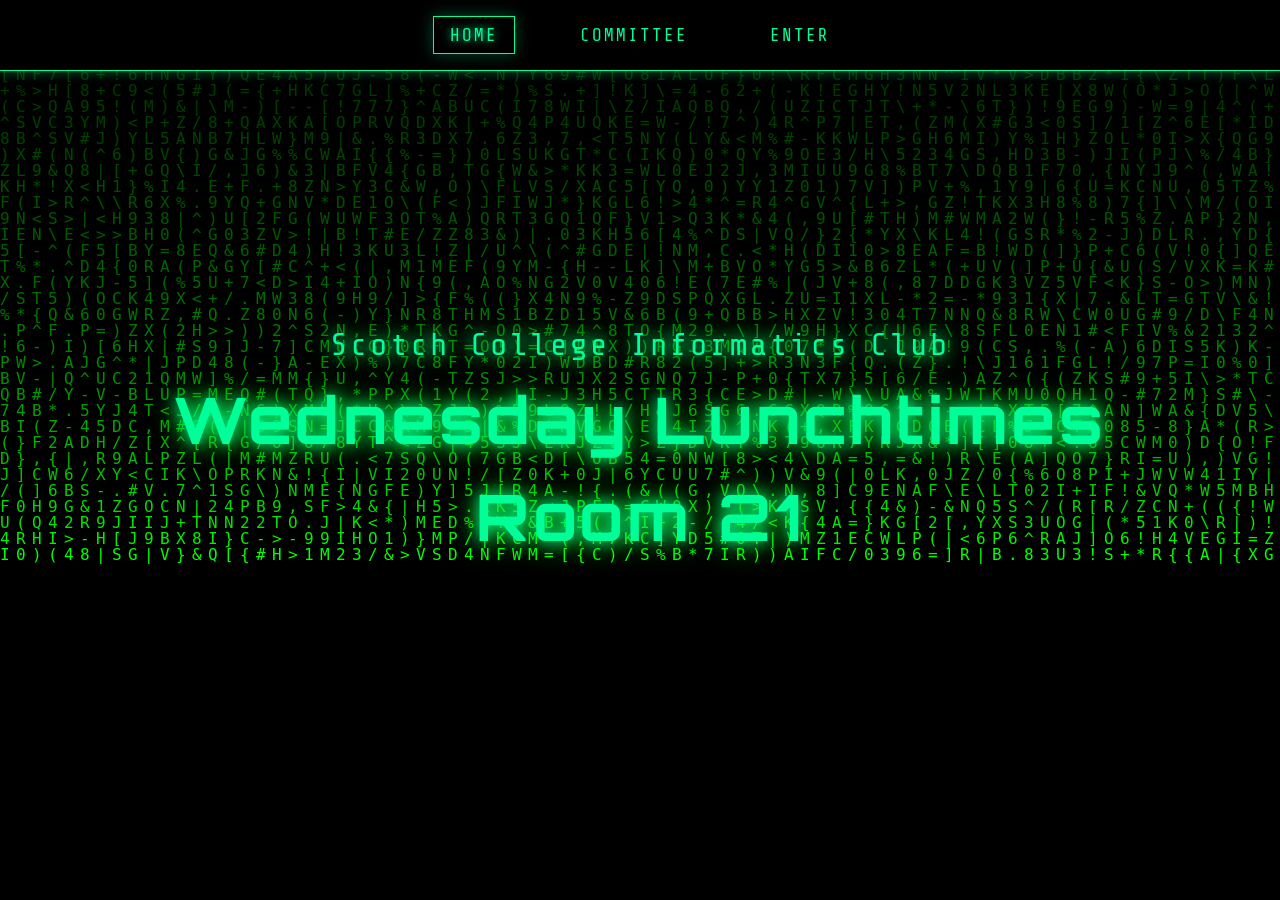
<file: index.html>
<!DOCTYPE html>
<html lang="en">
<head>
  <meta charset="UTF-8" />
  <meta name="viewport" content="width=device-width, initial-scale=1">
  <title>scotchinfo</title>
  <link rel="stylesheet" href="style.css">
  <link rel="icon" type="image/jpeg" href="files/scotch.jpg">
</head>
<body>
  <nav class="navbar">
    <div class="nav-container">
      <a href="index.html" class="nav-link active">Home</a>
      <a href="committee.html" class="nav-link">Committee</a>
      <a href="dashboard/index.html" class="nav-link" id="enterLink">Enter</a>
    </div>
  </nav>

  <canvas id="matrix"></canvas>

  <div class="overlay">
    <h2>Scotch College Informatics Club</h2>
    <h1>Wednesday Lunchtimes</h1>
    <h1>Room 21</h1>
  </div>

  <script src="matrix.js"></script>
</body>
</html>
</file>
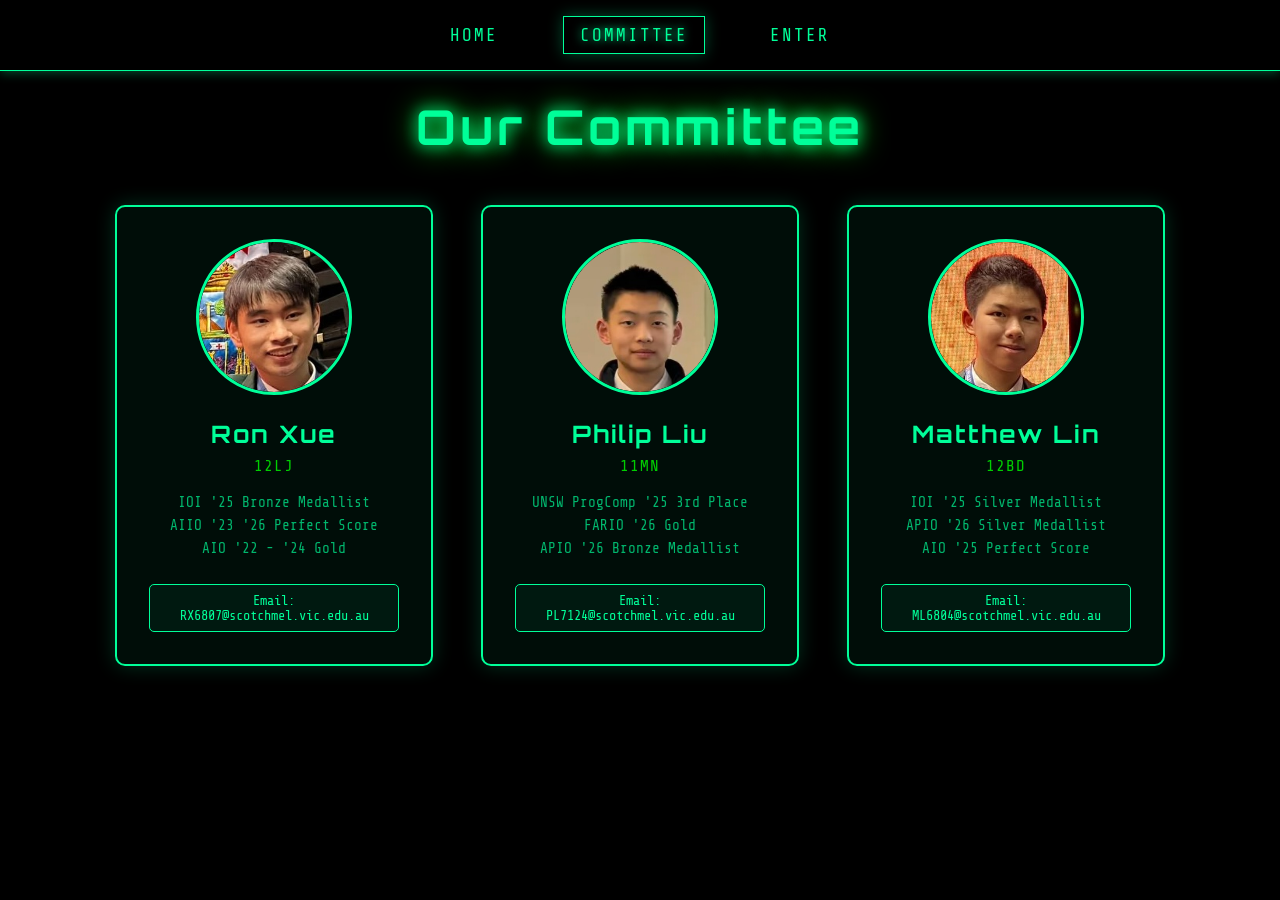
<file: committee.html>
<!DOCTYPE html>
<html lang="en">

<head>
  <meta charset="UTF-8" />
  <meta name="viewport" content="width=device-width, initial-scale=1">
  <title>Committee - scotchinfo</title>
  <link rel="stylesheet" href="style.css">
  <link rel="icon" type="image/jpeg" href="files/scotch.jpg">
</head>

<body class="no-matrix">
  <nav class="navbar">
    <div class="nav-container">
      <a href="index.html" class="nav-link">Home</a>
      <a href="committee.html" class="nav-link active">Committee</a>
      <a href="dashboard/index.html" class="nav-link" id="enterLink">Enter</a>
    </div>
  </nav>

  <div class="committee-container">
    <h1>Our Committee</h1>

    <div class="profile-grid">
      <div class="profile-card">
        <div class="profile-image">
          <img src="files/ron.jpg" alt="Ron Xue">
        </div>
        <h3>Ron Xue</h3>
        <p class="role">12LJ</p>
        <p class="description">IOI '25 Bronze Medallist</p>
        <p class="description">AIIO '23 '26 Perfect Score</p>
        <p class="description">AIO '22 - '24 Gold</p>
        <a href="mailto:RX6807@scotchmel.vic.edu.au" class="email">Email: RX6807@scotchmel.vic.edu.au</a>
      </div>

      <div class="profile-card">
        <div class="profile-image">
          <img src="files/philip.jpg" alt="Philip Liu">
        </div>
        <h3>Philip Liu</h3>
        <p class="role">11MN</p>
        <p class="description">UNSW ProgComp '25 3rd Place</p>
        <p class="description">FARIO '26 Gold</p>
        <p class="description">APIO '26 Bronze Medallist</p>
        <a href="mailto:PL7124@scotchmel.vic.edu.au" class="email">Email: PL7124@scotchmel.vic.edu.au</a>
      </div>

      <div class="profile-card">
        <div class="profile-image">
          <img src="files/matthew.jpg" alt="Matthew Lin">
        </div>
        <h3>Matthew Lin</h3>
        <p class="role">12BD</p>
        <p class="description">IOI '25 Silver Medallist</p>
        <p class="description">APIO '26 Silver Medallist</p>
        <p class="description">AIO '25 Perfect Score</p>
        <a href="mailto:ML6804@scotchmel.vic.edu.au" class="email">Email: ML6804@scotchmel.vic.edu.au</a>
      </div>
    </div>
  </div>

</body>

</html>
</file>
<file: style.css>
@import url('https://fonts.googleapis.com/css2?family=Share+Tech+Mono&family=Orbitron:wght@700&display=swap');

html, body {
    margin: 0;
    padding: 0;
    height: 100%;
    background: black;
    color: #0F0;
    font-family: 'Share Tech Mono', monospace;
}

body:not(.no-matrix) {
    overflow: hidden;
}

canvas {
    position: fixed;
    top: 0;
    left: 0;
    width: 100%;
    height: 100%;
    z-index: 0;
    display: block;
}

/* Navigation Bar */
.navbar {
    position: fixed;
    top: 0;
    left: 0;
    right: 0;
    width: 100%;
    z-index: 100;
    background: rgba(0, 0, 0, 0.9);
    backdrop-filter: blur(10px);
    border-bottom: 1px solid #00ff99;
    box-shadow: 0 2px 10px rgba(0, 255, 153, 0.3);
}

.nav-container {
    display: flex;
    justify-content: center;
    align-items: center;
    gap: 3rem;
    padding: 1rem 2rem;
    max-width: 1200px;
    margin: 0 auto;
    position: relative;
}

.nav-link {
    color: #00ff99;
    text-decoration: none;
    font-family: 'Share Tech Mono', monospace;
    font-size: 1.1rem;
    letter-spacing: 2px;
    text-transform: uppercase;
    padding: 0.5rem 1rem;
    border: 1px solid transparent;
    transition: all 0.3s ease;
    position: relative;
}

.nav-link:hover,
.nav-link.active {
    border: 1px solid #00ff99;
    text-shadow: 0 0 10px #00ff99;
    box-shadow: 0 0 15px rgba(0, 255, 153, 0.3);
}

.nav-link::before {
    content: '>';
    position: absolute;
    left: -15px;
    opacity: 0;
    transition: all 0.3s ease;
}

.nav-link:hover::before {
    opacity: 1;
    left: -10px;
}

/* Overlay container for text */
.overlay {
    position: relative;
    z-index: 1;
    text-align: center;
    height: 100vh;
    height: 100dvh; /* Better mobile support */
    display: flex;
    flex-direction: column;
    justify-content: center;
    align-items: center;
    color: #00ff99;
    text-shadow: 0 0 15px #00ff99, 0 0 30px #0f0;
    padding: env(safe-area-inset-top) env(safe-area-inset-right) env(safe-area-inset-bottom) env(safe-area-inset-left);
    box-sizing: border-box;
}

h1 {
    font-family: 'Orbitron', sans-serif;
    font-size: 4rem;
    margin: 0 0 1rem 0;
    letter-spacing: 4px;
}

h2 {
    font-size: 2rem;
    letter-spacing: 3px;
    margin: 0 0 1rem 0;
    font-weight: 400;
}

@keyframes pulse {
    0%, 100% { opacity: 0.8; text-shadow: 0 0 10px #0f0; }
    50% { opacity: 1; text-shadow: 0 0 25px #0f0; }
}

/* Committee Page Styles */
.committee-container {
    position: relative;
    z-index: 1;
    min-height: 100vh;
    min-height: 100dvh;
    padding: 6rem 2rem 2rem;
    display: flex;
    flex-direction: column;
    align-items: center;
    box-sizing: border-box;
    overflow-y: auto;
}

.committee-container h1 {
    font-family: 'Orbitron', sans-serif;
    font-size: 3rem;
    color: #00ff99;
    text-shadow: 0 0 15px #00ff99, 0 0 30px #0f0;
    margin: 0 0 3rem 0;
    letter-spacing: 4px;
}

.profile-grid {
    display: flex;
    justify-content: center;
    align-items: flex-start;
    gap: 3rem;
    flex-wrap: wrap;
    max-width: 1200px;
    width: 100%;
}

.profile-card {
    background: rgba(0, 255, 153, 0.05);
    border: 2px solid #00ff99;
    border-radius: 10px;
    padding: 2rem;
    width: 250px;
    text-align: center;
    transition: all 0.3s ease;
    box-shadow: 0 0 20px rgba(0, 255, 153, 0.2);
}

.profile-card:hover {
    transform: translateY(-10px);
    box-shadow: 0 0 30px rgba(0, 255, 153, 0.4);
    border-color: #0f0;
}

.profile-image {
    width: 150px;
    height: 150px;
    margin: 0 auto 1.5rem;
    border-radius: 50%;
    background: rgba(0, 255, 153, 0.1);
    border: 3px solid #00ff99;
    display: flex;
    align-items: center;
    justify-content: center;
    position: relative;
    overflow: hidden;
}

.profile-image img {
    width: 100%;
    height: 100%;
    object-fit: cover;
    object-position: center center;
    border-radius: 50%;
    position: absolute;
    top: 0;
    left: 0;
}

.profile-image::before {
    content: '👤';
    font-size: 4rem;
    opacity: 0.3;
}

.profile-image:has(img)::before {
    content: none;
}

.profile-card h3 {
    font-family: 'Orbitron', sans-serif;
    font-size: 1.5rem;
    color: #00ff99;
    margin: 0 0 0.5rem 0;
    letter-spacing: 2px;
}

.profile-card .role {
    font-family: 'Share Tech Mono', monospace;
    font-size: 1rem;
    color: #0f0;
    margin: 0 0 1rem 0;
    letter-spacing: 1px;
    opacity: 0.8;
}

.profile-card .description {
    font-family: 'Share Tech Mono', monospace;
    font-size: 0.9rem;
    color: #00ff99;
    margin: 0;
    line-height: 1.6;
    opacity: 0.7;
    padding: 0 0.5rem;
}

.profile-card .email {
    display: inline-block;
    margin-top: 1.5rem;
    padding: 0.5rem 1rem;
    font-family: 'Share Tech Mono', monospace;
    font-size: 0.85rem;
    color: #00ff99;
    text-decoration: none;
    border: 1px solid #00ff99;
    border-radius: 5px;
    transition: all 0.3s ease;
    background: rgba(0, 255, 153, 0.05);
}

.profile-card .email:hover {
    background: rgba(0, 255, 153, 0.15);
    text-shadow: 0 0 8px #00ff99;
    box-shadow: 0 0 15px rgba(0, 255, 153, 0.3);
    transform: translateY(-2px);
}

/* Responsive Design */

/* IDE Page Styles */
.ide-container {
    position: relative;
    z-index: 1;
    min-height: 100vh;
    min-height: 100dvh;
    padding: 6rem 2rem 2rem;
    display: flex;
    flex-direction: column;
    align-items: center;
    box-sizing: border-box;
    overflow-y: auto;
}

.ide-container h1 {
    font-family: 'Orbitron', sans-serif;
    font-size: 3rem;
    color: #00ff99;
    text-shadow: 0 0 15px #00ff99, 0 0 30px #0f0;
    margin: 0 0 2rem 0;
    letter-spacing: 4px;
}

.ide-workspace {
    display: flex;
    gap: 2rem;
    width: 100%;
    max-width: 1400px;
    flex: 1;
}

.editor-section {
    flex: 3;
    display: flex;
    flex-direction: column;
    background: rgba(0, 255, 153, 0.05);
    border: 2px solid #00ff99;
    border-radius: 10px;
    overflow: hidden;
    box-shadow: 0 0 20px rgba(0, 255, 153, 0.2);
}

.output-section {
    flex: 2;
    display: flex;
    flex-direction: column;
    background: rgba(0, 255, 153, 0.05);
    border: 2px solid #00ff99;
    border-radius: 10px;
    overflow: hidden;
    box-shadow: 0 0 20px rgba(0, 255, 153, 0.2);
}

.section-header {
    display: flex;
    justify-content: space-between;
    align-items: center;
    padding: 1rem 1.5rem;
    background: rgba(0, 255, 153, 0.1);
    border-bottom: 1px solid #00ff99;
}

.section-title {
    font-family: 'Orbitron', sans-serif;
    font-size: 1.2rem;
    color: #00ff99;
    letter-spacing: 2px;
}

.run-button,
.clear-button {
    font-family: 'Share Tech Mono', monospace;
    font-size: 0.9rem;
    color: #00ff99;
    background: rgba(0, 255, 153, 0.1);
    border: 1px solid #00ff99;
    padding: 0.5rem 1.5rem;
    border-radius: 5px;
    cursor: pointer;
    transition: all 0.3s ease;
    letter-spacing: 1px;
}

.run-button:hover,
.clear-button:hover {
    background: rgba(0, 255, 153, 0.2);
    text-shadow: 0 0 10px #00ff99;
    box-shadow: 0 0 15px rgba(0, 255, 153, 0.3);
    transform: translateY(-2px);
}

.run-button:disabled {
    opacity: 0.6;
    cursor: not-allowed;
    transform: none;
}

.button-icon {
    display: inline-block;
    transition: all 0.3s ease;
}

.button-icon.loading {
    animation: spin 1s linear infinite;
}

@keyframes spin {
    0% { transform: rotate(0deg); }
    100% { transform: rotate(360deg); }
}

.code-editor {
    flex: 1;
    width: 100%;
    padding: 1.5rem;
    font-family: 'Share Tech Mono', monospace;
    font-size: 1rem;
    color: #00ff99;
    background: rgba(0, 0, 0, 0.5);
    border: none;
    outline: none;
    resize: none;
    line-height: 1.6;
    tab-size: 4;
}

.code-editor::placeholder {
    color: rgba(0, 255, 153, 0.4);
}

.input-box {
    flex: 2;
    width: 100%;
    padding: 1rem;
    font-family: 'Share Tech Mono', monospace;
    font-size: 0.95rem;
    color: #00ff99;
    background: rgba(0, 0, 0, 0.5);
    border: none;
    border-bottom: 1px solid rgba(0, 255, 153, 0.3);
    outline: none;
    resize: none;
    line-height: 1.5;
}

.input-box::placeholder {
    color: rgba(0, 255, 153, 0.4);
}

.output-box {
    flex: 3;
    padding: 1rem 1.5rem 1.5rem 1.5rem;
    font-family: 'Share Tech Mono', monospace;
    font-size: 1rem;
    color: #0f0;
    background: rgba(0, 0, 0, 0.5);
    overflow-y: auto;
    white-space: pre-wrap;
    word-wrap: break-word;
}

.output-placeholder {
    color: rgba(0, 255, 153, 0.4);
    font-style: italic;
    display: block;
}

/* Login Page Styles */
.login-container {
    position: relative;
    z-index: 1;
    min-height: 100vh;
    min-height: 100dvh;
    padding: 6rem 2rem 2rem;
    display: flex;
    justify-content: center;
    align-items: center;
    box-sizing: border-box;
    overflow-y: auto;
}

.login-box {
    background: rgba(0, 255, 153, 0.05);
    border: 2px solid #00ff99;
    border-radius: 10px;
    padding: 3rem 2.5rem;
    max-width: 450px;
    width: 100%;
    box-shadow: 0 0 30px rgba(0, 255, 153, 0.3);
    transition: all 0.3s ease;
}

.login-box.error-flash {
    background: rgba(255, 0, 0, 0.15);
    border-color: #ff0000;
    box-shadow: 0 0 40px rgba(255, 0, 0, 0.5);
    animation: errorShake 0.5s ease;
}

@keyframes errorShake {
    0%, 100% { transform: translateX(0); }
    25% { transform: translateX(-10px); }
    75% { transform: translateX(10px); }
}

.login-box h1 {
    font-family: 'Orbitron', sans-serif;
    font-size: 2.5rem;
    color: #00ff99;
    text-shadow: 0 0 15px #00ff99;
    margin: 0 0 2rem 0;
    text-align: center;
    letter-spacing: 3px;
}

.login-box h2 {
    font-family: 'Orbitron', sans-serif;
    font-size: 1.8rem;
    color: #00ff99;
    text-shadow: 0 0 10px #00ff99;
    margin: 0 0 0.5rem 0;
    text-align: center;
}

.auth-form-wrapper {
    display: flex;
    flex-direction: column;
    gap: 1.5rem;
}

.auth-form {
    display: flex;
    flex-direction: column;
    gap: 1.5rem;
}

.auth-input {
    width: 100%;
    padding: 1rem;
    font-family: 'Share Tech Mono', monospace;
    font-size: 1rem;
    color: #00ff99;
    background: rgba(0, 0, 0, 0.5);
    border: 1px solid #00ff99;
    border-radius: 5px;
    outline: none;
    transition: all 0.3s ease;
    box-sizing: border-box;
}

.auth-input:focus {
    border-color: #0f0;
    box-shadow: 0 0 10px rgba(0, 255, 153, 0.3);
}

.auth-input::placeholder {
    color: rgba(0, 255, 153, 0.4);
}

.auth-button {
    width: 100%;
    padding: 1rem;
    font-family: 'Orbitron', sans-serif;
    font-size: 1.1rem;
    color: #00ff99;
    background: rgba(0, 255, 153, 0.1);
    border: 2px solid #00ff99;
    border-radius: 5px;
    cursor: pointer;
    transition: all 0.3s ease;
    letter-spacing: 2px;
    text-transform: uppercase;
}

.auth-button:hover:not(:disabled) {
    background: rgba(0, 255, 153, 0.2);
    box-shadow: 0 0 20px rgba(0, 255, 153, 0.4);
    transform: translateY(-2px);
}

.auth-button:disabled {
    opacity: 0.5;
    cursor: not-allowed;
}

.logout-button {
    background: rgba(255, 0, 0, 0.1);
    border-color: #ff3333;
    color: #ff3333;
}

.logout-button:hover:not(:disabled) {
    background: rgba(255, 0, 0, 0.2);
    border-color: #ff0000;
    box-shadow: 0 0 20px rgba(255, 0, 0, 0.4);
}

.auth-switch {
    text-align: center;
    font-family: 'Share Tech Mono', monospace;
    font-size: 0.9rem;
    color: rgba(0, 255, 153, 0.7);
    margin: 0.5rem 0 0 0;
}

.auth-switch a {
    color: #00ff99;
    text-decoration: none;
    font-weight: bold;
    transition: all 0.3s ease;
}

.auth-switch a:hover {
    color: #0f0;
    text-shadow: 0 0 5px #00ff99;
}

.auth-message {
    margin-top: 1rem;
    padding: 1rem;
    border-radius: 5px;
    font-family: 'Share Tech Mono', monospace;
    font-size: 0.9rem;
    text-align: center;
    display: none;
}

.auth-message.success {
    background: rgba(0, 255, 0, 0.1);
    border: 1px solid #00ff00;
    color: #00ff00;
}

.auth-message.error {
    background: rgba(255, 0, 0, 0.1);
    border: 1px solid #ff3333;
    color: #ff3333;
}

.user-info {
    text-align: center;
    margin-bottom: 2rem;
}

.username-display {
    font-family: 'Orbitron', sans-serif;
    font-size: 2.5rem;
    color: #00ff99;
    text-shadow: 0 0 15px #00ff99;
    margin: 0 0 1rem 0;
    letter-spacing: 3px;
    font-weight: bold;
}

.user-email {
    font-family: 'Share Tech Mono', monospace;
    font-size: 1rem;
    color: rgba(0, 255, 153, 0.7);
    margin: 0;
}

/* Dashboard Page Styles */
.dashboard-page {
    background: #0a0a0a;
}

.dashboard-container {
    position: relative;
    z-index: 1;
    min-height: 100vh;
    padding: 6rem 2rem 2rem;
    max-width: 1400px;
    margin: 0 auto;
    box-sizing: border-box;
}

.dashboard-header {
    display: flex;
    justify-content: space-between;
    align-items: center;
    margin-bottom: 3rem;
    flex-wrap: wrap;
    gap: 1rem;
}

.dashboard-header h1 {
    font-family: 'Orbitron', sans-serif;
    font-size: 2.5rem;
    color: #00ff99;
    text-shadow: 0 0 10px #00ff99;
    margin: 0;
    letter-spacing: 3px;
}

.dashboard-user {
    display: flex;
    align-items: center;
    gap: 1rem;
    background: rgba(0, 255, 153, 0.05);
    padding: 0.75rem 1.5rem;
    border: 1px solid #00ff99;
    border-radius: 8px;
}

#dashboardUsername {
    font-family: 'Share Tech Mono', monospace;
    font-size: 1.1rem;
    color: #00ff99;
}

.dashboard-auth-btn {
    font-family: 'Share Tech Mono', monospace;
    font-size: 0.9rem;
    color: #00ff99;
    background: transparent;
    border: 1px solid #00ff99;
    padding: 0.5rem 1rem;
    border-radius: 5px;
    cursor: pointer;
    transition: all 0.3s ease;
}

.dashboard-auth-btn:hover {
    background: rgba(0, 255, 153, 0.1);
    box-shadow: 0 0 10px rgba(0, 255, 153, 0.3);
}

.dashboard-grid {
    display: grid;
    grid-template-columns: repeat(auto-fit, minmax(300px, 1fr));
    gap: 2rem;
}

.dashboard-card {
    background: rgba(0, 255, 153, 0.03);
    border: 2px solid #00ff99;
    border-radius: 12px;
    padding: 2rem;
    cursor: pointer;
    transition: all 0.3s ease;
    display: flex;
    flex-direction: column;
    align-items: center;
    text-align: center;
}

.dashboard-card:not(.disabled):hover {
    background: rgba(0, 255, 153, 0.08);
    border-color: #0f0;
    box-shadow: 0 0 25px rgba(0, 255, 153, 0.3);
    transform: translateY(-5px);
}

.dashboard-card.disabled {
    opacity: 0.4;
    cursor: not-allowed;
    border-color: rgba(0, 255, 153, 0.3);
}

.card-icon {
    font-size: 4rem;
    margin-bottom: 1rem;
}

.dashboard-card h2 {
    font-family: 'Orbitron', sans-serif;
    font-size: 1.8rem;
    color: #00ff99;
    margin: 0 0 1rem 0;
    letter-spacing: 2px;
}

.dashboard-card p {
    font-family: 'Share Tech Mono', monospace;
    font-size: 1rem;
    color: rgba(0, 255, 153, 0.7);
    margin: 0 0 1.5rem 0;
    line-height: 1.6;
}

.card-button {
    font-family: 'Share Tech Mono', monospace;
    font-size: 1rem;
    color: #00ff99;
    background: rgba(0, 255, 153, 0.1);
    border: 1px solid #00ff99;
    padding: 0.75rem 2rem;
    border-radius: 6px;
    cursor: pointer;
    transition: all 0.3s ease;
    margin-top: auto;
}

.card-button:not(:disabled):hover {
    background: rgba(0, 255, 153, 0.2);
    box-shadow: 0 0 15px rgba(0, 255, 153, 0.3);
    transform: translateY(-2px);
}

.card-button:disabled {
    opacity: 0.5;
    cursor: not-allowed;
}

/* Responsive Design */
@media (max-width: 768px) {
    .nav-container {
        gap: 1.5rem;
        padding: 0.75rem 1rem;
    }
    
    .nav-link {
        font-size: 0.9rem;
        padding: 0.4rem 0.8rem;
    }
    
    .committee-container h1 {
        font-size: 2rem;
        margin-bottom: 2rem;
    }
    
    .profile-grid {
        gap: 2rem;
    }
    
    .profile-card {
        width: 200px;
        padding: 1.5rem;
    }
    
    .profile-image {
        width: 120px;
        height: 120px;
    }
    
    .profile-image::before {
        font-size: 3rem;
    }

    .profile-card .email {
        font-size: 0.65rem;
        padding: 0.4rem 0.6rem;
        word-break: break-all;
    }

    .ide-container h1 {
        font-size: 2rem;
        margin-bottom: 1.5rem;
    }

    .ide-workspace {
        flex-direction: column;
        gap: 1.5rem;
    }

    .editor-section {
        flex: 2;
    }

    .output-section {
        flex: 1;
    }

    .code-editor,
    .output-box {
        min-height: 250px;
        font-size: 0.9rem;
    }

    .input-box {
        font-size: 0.9rem;
        min-height: 60px;
    }

    .login-box {
        padding: 2rem 1.5rem;
    }

    .login-box h1 {
        font-size: 2rem;
    }

    .auth-input,
    .auth-button {
        font-size: 0.9rem;
        padding: 0.8rem;
    }

    .dashboard-header {
        flex-direction: column;
        align-items: flex-start;
    }

    .dashboard-header h1 {
        font-size: 2rem;
    }

    .dashboard-grid {
        grid-template-columns: 1fr;
        gap: 1.5rem;
    }
}
</file>
